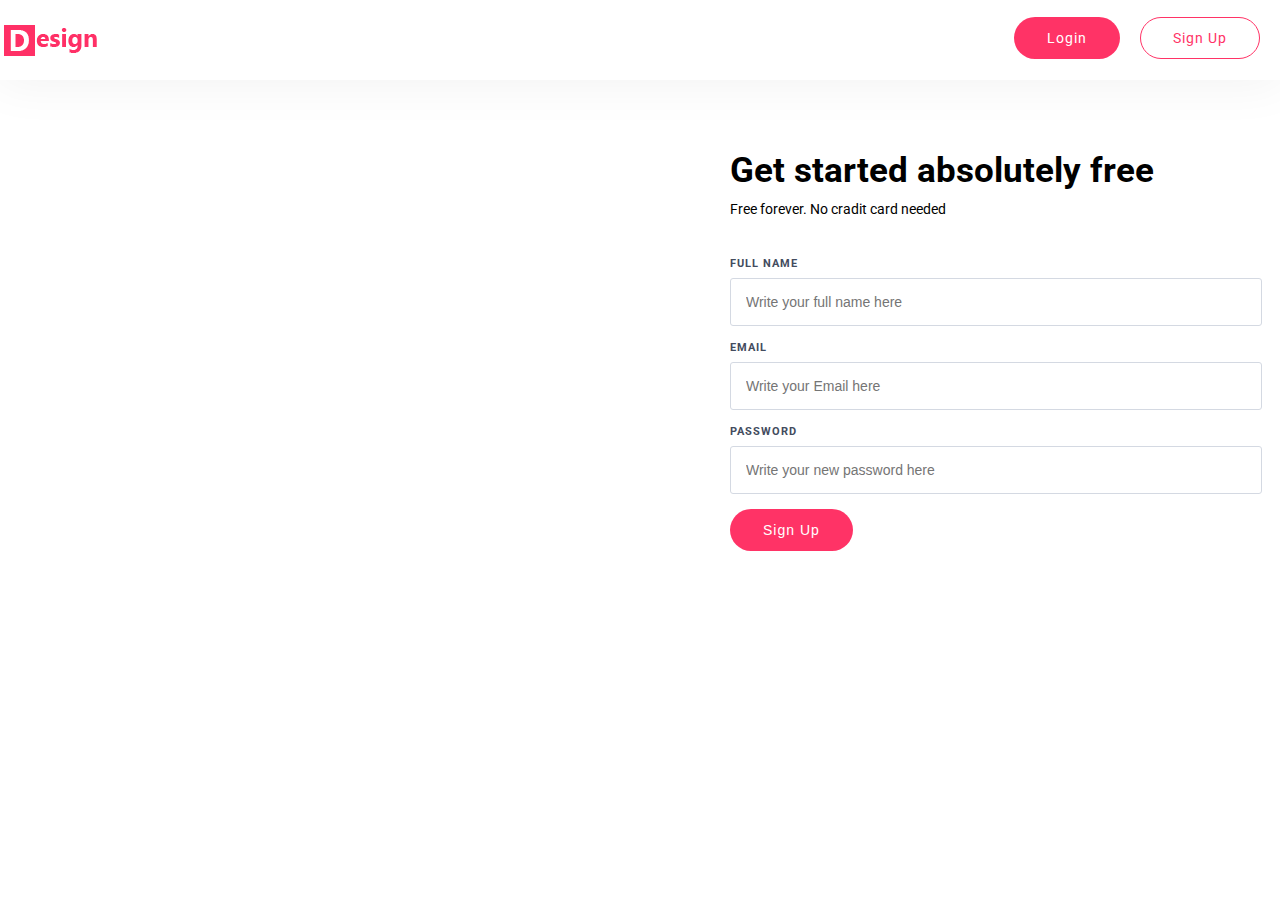
<file: index.html>
<!DOCTYPE html>
<html lang="en">
<head>
    <meta charset="UTF-8">
    <meta name="viewport" content="width=device-width, initial-scale=1.0">
    <link rel="stylesheet" href="assets/css/style.css">
    <link rel="preconnect" href="https://fonts.gstatic.com">
<link href="https://fonts.googleapis.com/css2?family=Roboto:wght@300;400;500;700&display=swap" rel="stylesheet">
    <title>Create new account</title>
</head>
<body>
    <!-- Open nav -->
    <nav id="nav">
        <ul class="left-ul">
            <li><a href=""><img class="logo" src="assets/images/logo.png" alt="Logo not found"></a></li>
        </ul>
        <div class="empty"></div>
        <ul class="right-ul">
            <li><a class="btn btn-sweet" href="login.html">Login</a></li>
            <li><a class="btn btn-outline" href="">Sign Up</a></li>
        </ul>
    </nav>
    <!-- Close nav -->

    <!-- Open form -->
    <section id="form">
        <!-- Open form-section -->
        <div class="form-section">
            <!-- Open form-header -->
            <div class="form--header">
                <h2>Get started absolutely free</h2>
                <p>Free forever. No cradit card needed</p>
            </div>
            <!-- Close form-header -->
            <!-- Open form-body -->
            <div class="form--body">
                <form action="">
                    <!-- Open Group -->
                    <div class="group">
                        <label for="name" class="form--label">Full Name</label>
                        <input type="text" name="" id="name" class="control" placeholder="Write your full name here">
                    </div>
                    <!-- Close Group -->
                     <!-- Open Group -->
                     <div class="group">
                        <label for="email" class="form--label">Email</label>
                        <input type="email" name="" id="email" class="control" placeholder="Write your Email here">
                    </div>
                    <!-- Close Group -->
                     <!-- Open Group -->
                     <div class="group">
                        <label for="password" class="form--label">Password</label>
                        <input type="password" name="" id="password" class="control" placeholder="Write your new password here">
                    </div>
                    <!-- Close Group -->
                    <!-- Open Group -->
                      <div class="group">
                        <input type="submit" name="" class="btn btn-sweet" value="Sign Up">
                    </div>
                    <!-- Close Group -->
                </form>
            </div>
            <!-- Open form-body -->
        </div>
        <!-- Close form-section -->
    </section>
    <!-- Close form -->
</body>
</html>
</file>
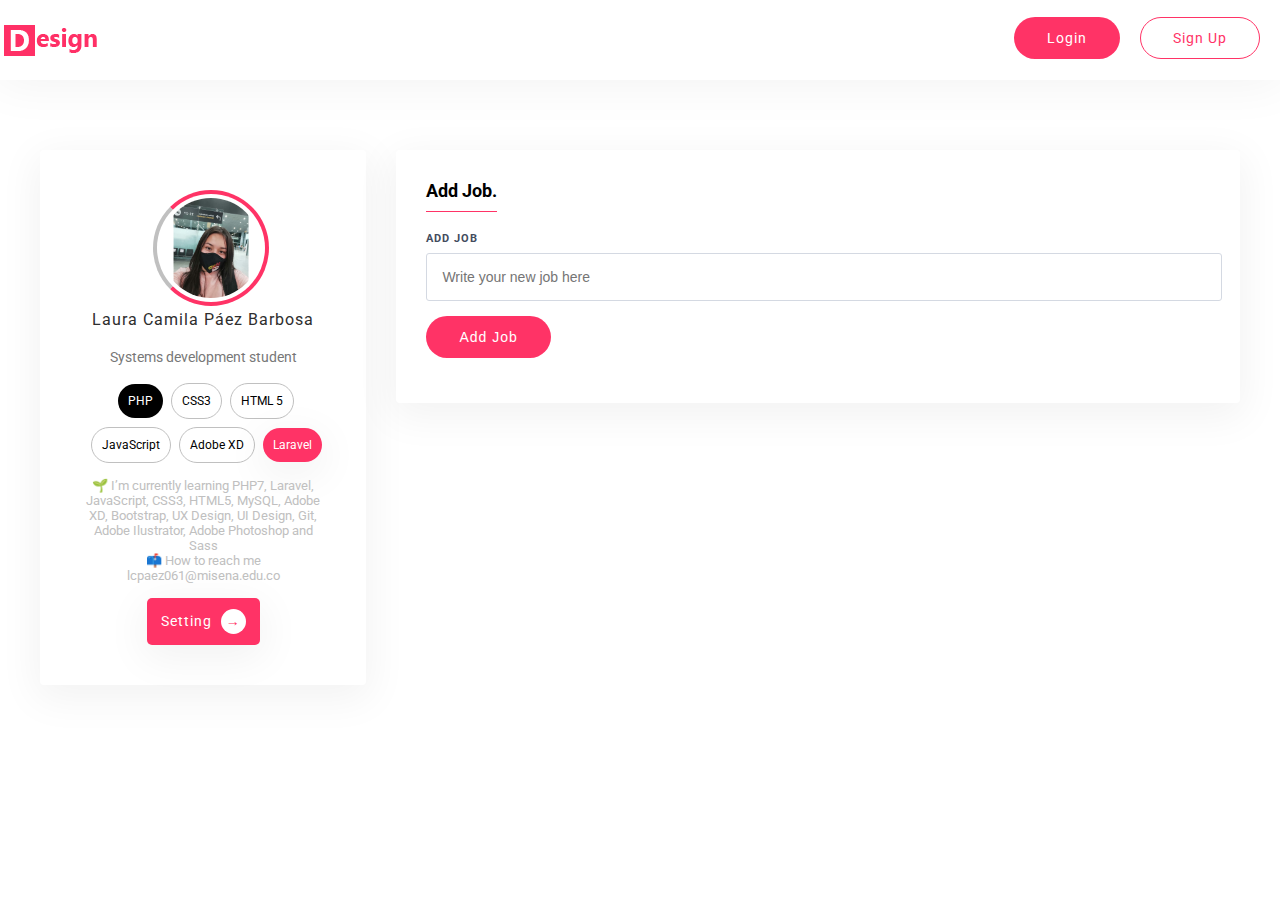
<file: addJob.html>
<!DOCTYPE html>
<html lang="en">
<head>
    <meta charset="UTF-8">
    <meta name="viewport" content="width=device-width, initial-scale=1.0">
    <link rel="stylesheet" href="assets/css/style.css">
    <link rel="preconnect" href="https://fonts.gstatic.com">
<link href="https://fonts.googleapis.com/css2?family=Roboto:wght@300;400;500;700&display=swap" rel="stylesheet">
    <title>Create new account</title>
</head>

<body>
        <!-- Open nav -->
        <nav id="nav">
            <ul class="left-ul">
                <li><a href=""><img class="logo" src="assets/images/logo.png" alt="Logo not found"></a></li>
            </ul>
            <div class="empty"></div>
            <ul class="right-ul">
                <li><a class="btn btn-sweet" href="login.html">Login</a></li>
                <li><a class="btn btn-outline" href="">Sign Up</a></li>
            </ul>
        </nav>
        <!-- Close nav -->

        <!-- Begin :: container -->
        <div class="container">
            <!-- Begin :: dashboard -->
            <div class="dashboard">
                <!-- Begin :: card -->
                <div class="card">
                    <!-- Begin :: card--image -->
                    <div class="card--image">
                        <img src="assets/images/2.jpg" alt="">
                    </div>
                    <!-- End :: card--image -->
                    <!-- Begin :: card--name -->
                    <div class="card--name">
                        <p>Laura Camila Páez Barbosa</p>
                    </div>
                    <!-- End :: card--name -->
                    <!-- Begin :: card--job -->
                    <div class="card--job">
                        <p>Systems development student</p>
                    </div>
                    <!-- End :: card--job -->
                    <!-- Begin :: card--skills -->
                    <div class="card--skills">
                        <span class="skill">PHP</span>
                        <span class="skill">CSS3</span>
                        <span class="skill">HTML 5</span>
                        <span class="skill">JavaScript</span>
                        <span class="skill">Adobe XD</span>
                        <span class="skill">Laravel</span>
                    </div>
                    <!-- End :: card--skills -->
                    <!-- Begin :: card--intro -->
                    <div class="card--intro">
                        <p>🌱 I’m currently learning PHP7, Laravel, JavaScript, CSS3, HTML5, MySQL, Adobe XD, Bootstrap, UX Design, UI Design, Git, Adobe Ilustrator, Adobe Photoshop and Sass</p>
                        <p>📫 How to reach me lcpaez061@misena.edu.co</p>
                    </div>
                    <!-- end :: card--intro -->
                    <!-- Begin :: card--setting -->
                    <div class="card--setting">
                        <a href="" class="btn btn-card">Setting <span class="icon">&rarr;</span></a>
                    </div>
                    <!-- end :: card--setting -->



                </div>
                <!-- end :: card -->
                <!-- Begin :: content -->
                <div class="content">
                    <!-- Begin :: content-section -->
                    <div class="content-section">
                        <h1 class="dashboard-heading">Add Job.</h1>
                            <div>
                                <!-- Open Group -->
                                <div class="group">
                                    <label for="job" class="form--label">Add Job</label>
                                    <input type="text" name="" id="job" class="control" placeholder="Write your new job here">
                                </div>
                                <!-- Close Group -->

                                <!-- Open Group -->
                                <div class="group">
                                    <input type="submit" name="" class="btn btn-sweet" value="Add Job">
                                </div>
                                <!-- Close Group -->
                            </div>
                    </div>
                    <!-- End :: content-section -->
                </div>
                <!-- End :: content -->
            </div>
            <!-- end :: dashboard -->
        </div>
        <!-- End :: container -->
</body>

</html>
</file>
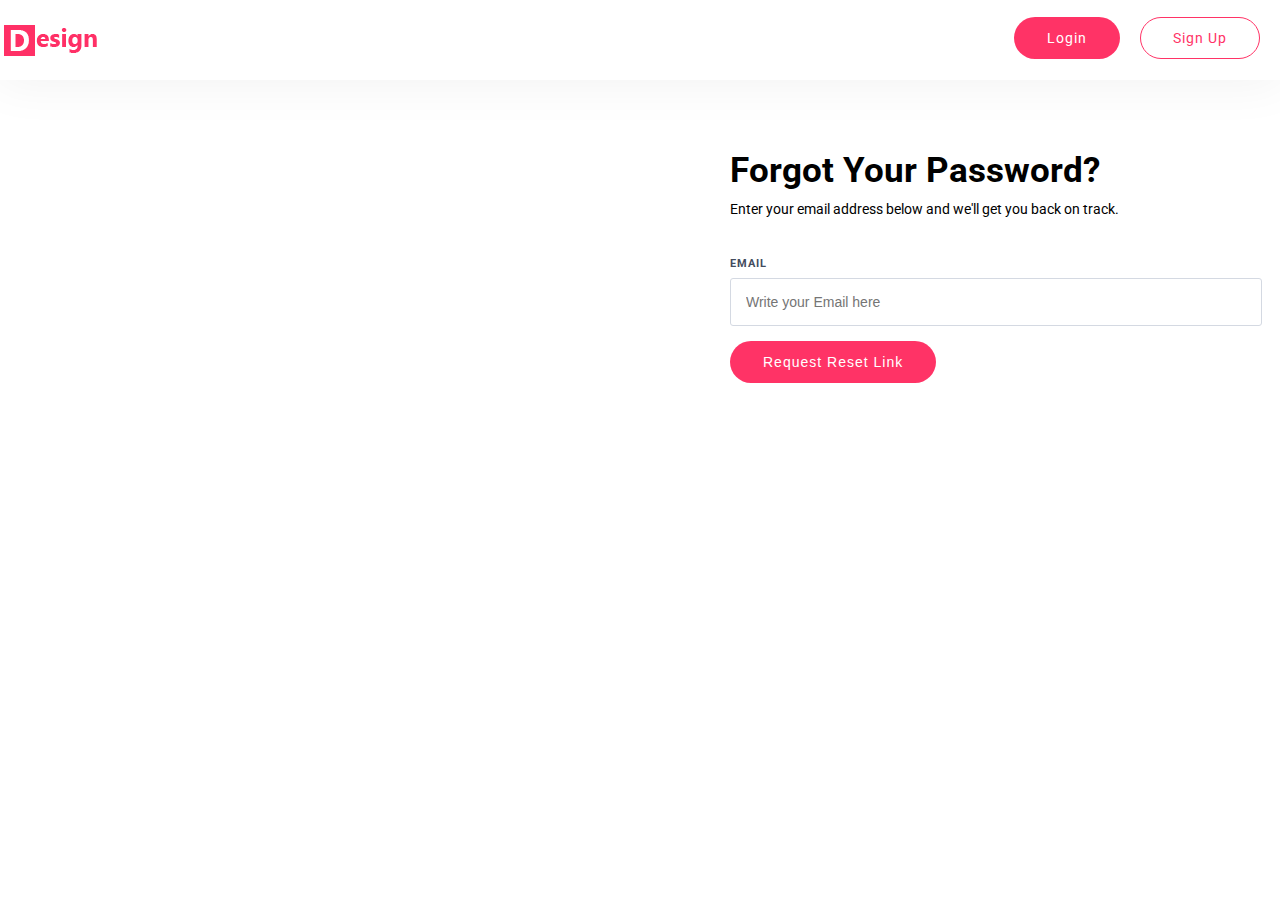
<file: forgotPassword.html>
<!DOCTYPE html>
<html lang="en">
<head>
    <meta charset="UTF-8">
    <meta name="viewport" content="width=device-width, initial-scale=1.0">
    <link rel="stylesheet" href="assets/css/style.css">
    <link rel="preconnect" href="https://fonts.gstatic.com">
<link href="https://fonts.googleapis.com/css2?family=Roboto:wght@300;400;500;700&display=swap" rel="stylesheet">
    <title>Reset Password</title>
</head>
<body>
    <!-- Open nav -->
    <nav id="nav">
        <ul class="left-ul">
            <li><a href=""><img class="logo" src="assets/images/logo.png" alt="Logo not found"></a></li>
        </ul>
        <div class="empty"></div>
        <ul class="right-ul">
            <li><a class="btn btn-sweet" href="">Login</a></li>
            <li><a class="btn btn-outline" href="">Sign Up</a></li>
        </ul>
    </nav>
    <!-- Close nav -->

    <!-- Open form -->
    <section id="form">
        <!-- Open form-section -->
        <div class="form-section">
            <!-- Open form-header -->
            <div class="form--header">
                <h2>Forgot Your Password?</h2>
                <p>Enter your email address below and we'll get you back on track.</p>
            </div>
            <!-- Close form-header -->
            <!-- Open form-body -->
            <div class="form--body">
                <form action="">    
                     <!-- Open Group -->
                     <div class="group">
                        <label for="email" class="form--label">Email</label>
                        <input type="email" name="" id="email" class="control" placeholder="Write your Email here">
                    </div>
                    <!-- Close Group -->
                     <!-- Open Group -->
                     <div class="group">
                        <!-- Open Group -->
                        <div class="group">
                        <input type="submit" name="" class="btn btn-sweet" value="Request Reset Link">
                        </div>
                        <!-- Close Group -->
                    </div>
                    <!-- Close Group -->
                </form>
            </div>
            <!-- Open form-body -->
        </div>
        <!-- Close form-section -->
    </section>
    <!-- Close form -->
</body>
</html>
</file>
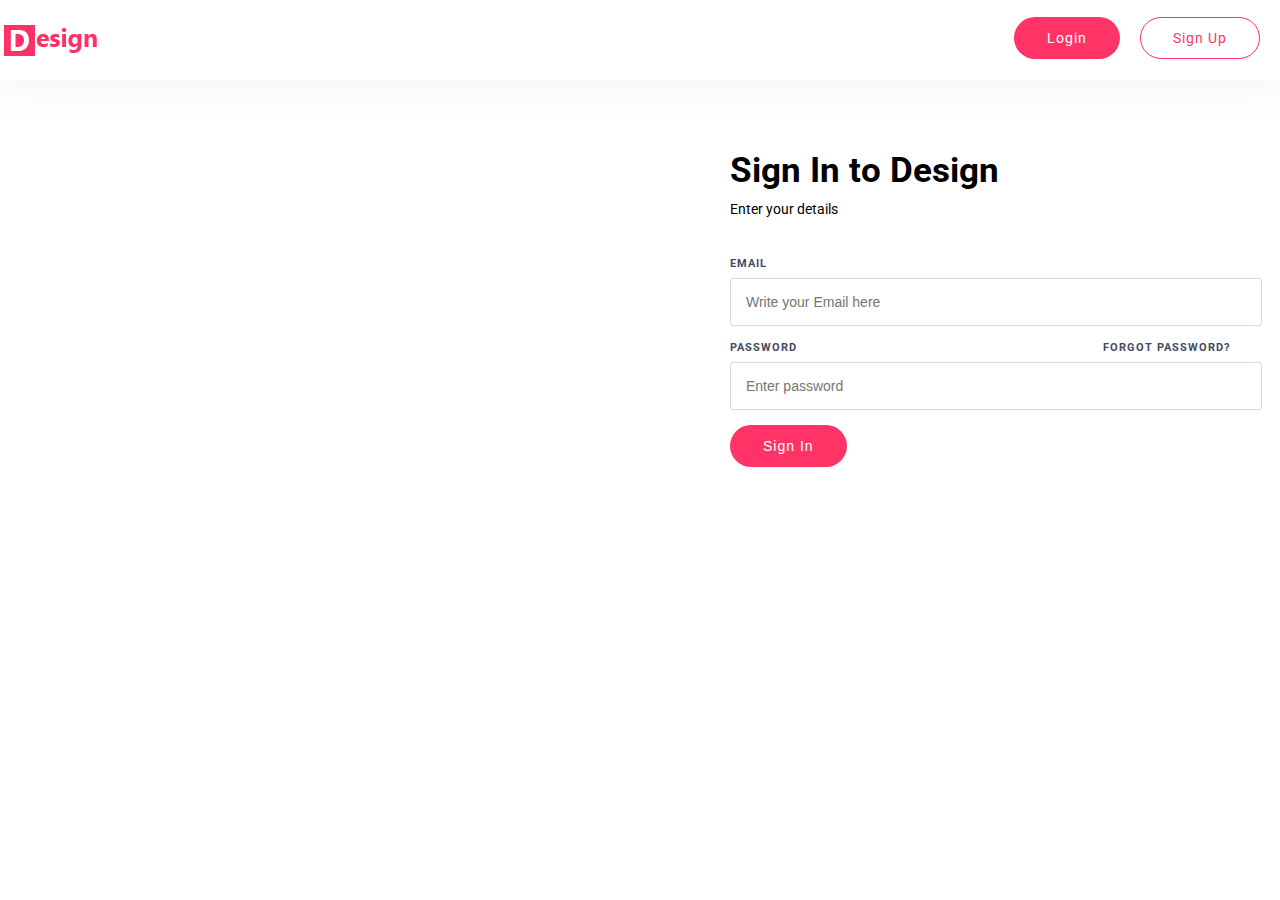
<file: login.html>
<!DOCTYPE html>
<html lang="en">
<head>
    <meta charset="UTF-8">
    <meta name="viewport" content="width=device-width, initial-scale=1.0">
    <link rel="stylesheet" href="assets/css/style.css">
    <link rel="preconnect" href="https://fonts.gstatic.com">
<link href="https://fonts.googleapis.com/css2?family=Roboto:wght@300;400;500;700&display=swap" rel="stylesheet">
    <title>Sign In</title>
</head>
<body>
    <!-- Open nav -->
    <nav id="nav">
        <ul class="left-ul">
            <li><a href=""><img class="logo" src="assets/images/logo.png" alt="Logo not found"></a></li>
        </ul>
        <div class="empty"></div>
        <ul class="right-ul">
            <li><a class="btn btn-sweet" href="">Login</a></li>
            <li><a class="btn btn-outline" href="">Sign Up</a></li>
        </ul>
    </nav>
    <!-- Close nav -->

    <!-- Open form -->
    <section id="form">
        <!-- Open form-section -->
        <div class="form-section">
            <!-- Open form-header -->
            <div class="form--header">
                <h2>Sign In to Design</h2>
                <p>Enter your details</p>
            </div>
            <!-- Close form-header -->
            <!-- Open form-body -->
            <div class="form--body">
                <form action="">    
                     <!-- Open Group -->
                     <div class="group">
                        <label for="email" class="form--label">Email</label>
                        <input type="email" name="" id="email" class="control" placeholder="Write your Email here">
                    </div>
                    <!-- Close Group -->
                     <!-- Open Group -->
                     <div class="group">
                        <label for="password" class="form--label">Password
                            <span class="forgotPassword">
                                <a href="">Forgot Password?</a>
                            </span>
                        </label>
                        <input type="password" name="" id="password" class="control" placeholder="Enter password">
                    </div>
                    <!-- Close Group -->
                      <!-- Open Group -->
                      <div class="group">
                        <input type="submit" name="" class="btn btn-sweet" value="Sign In">
                    </div>
                    <!-- Close Group -->
                </form>
            </div>
            <!-- Open form-body -->
        </div>
        <!-- Close form-section -->
    </section>
    <!-- Close form -->
</body>
</html>
</file>
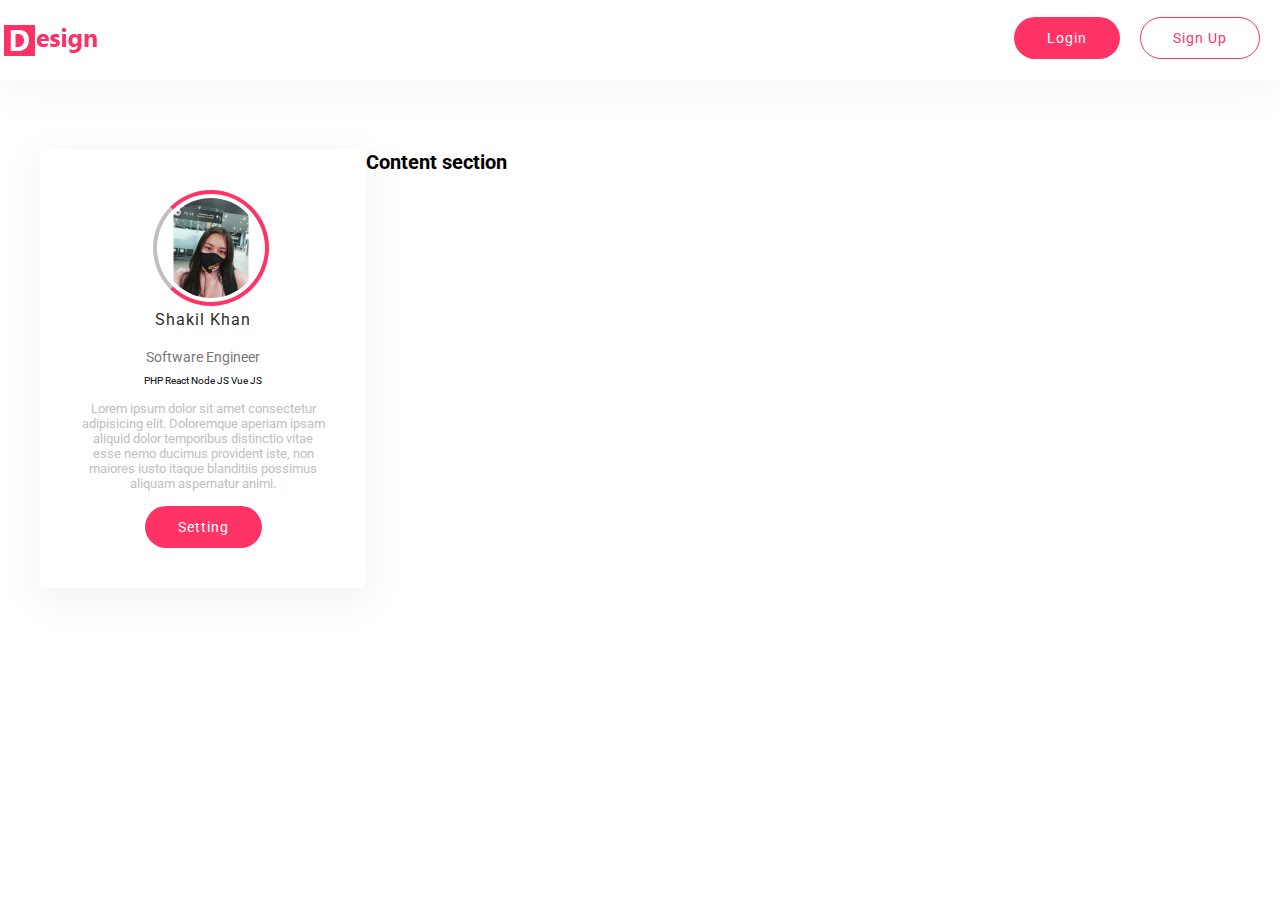
<file: profile.html>
<!DOCTYPE html>
<html lang="en">
<head>
    <meta charset="UTF-8">
    <meta name="viewport" content="width=device-width, initial-scale=1.0">
    <link rel="stylesheet" href="assets/css/style.css">
    <link rel="preconnect" href="https://fonts.gstatic.com">
<link href="https://fonts.googleapis.com/css2?family=Roboto:wght@300;400;500;700&display=swap" rel="stylesheet">
    <title>Create new account</title>
</head>

<body>
        <!-- Open nav -->
        <nav id="nav">
            <ul class="left-ul">
                <li><a href=""><img class="logo" src="assets/images/logo.png" alt="Logo not found"></a></li>
            </ul>
            <div class="empty"></div>
            <ul class="right-ul">
                <li><a class="btn btn-sweet" href="login.html">Login</a></li>
                <li><a class="btn btn-outline" href="">Sign Up</a></li>
            </ul>
        </nav>
        <!-- Close nav -->

        <!-- Begin :: container -->
        <div class="container">
            <!-- Begin :: dashboard -->
            <div class="dashboard">
                <!-- Begin :: card -->
                <div class="card">
                    <!-- Begin :: card--image -->
                    <div class="card--image">
                        <img src="assets/images/2.jpg" alt="">
                    </div>
                    <!-- End :: card--image -->
                    <!-- Begin :: card--name -->
                    <div class="card--name">
                        <p>Shakil Khan</p>
                    </div>
                    <!-- End :: card--name -->
                    <!-- Begin :: card--job -->
                    <div class="card--job">
                        <p>Software Engineer</p>
                    </div>
                    <!-- End :: card--job -->
                    <!-- Begin :: card--skills -->
                    <div class="card--skills">
                        <span>PHP</span>
                        <span>React</span>
                        <span>Node JS</span>
                        <span>Vue JS</span>
                    </div>
                    <!-- End :: card--skills -->
                    <!-- Begin :: card--intro -->
                    <div class="card--intro">
                        <p>Lorem ipsum dolor sit amet consectetur adipisicing elit. Doloremque aperiam ipsam aliquid dolor temporibus distinctio vitae esse nemo ducimus provident iste, non maiores iusto itaque blanditiis possimus aliquam aspernatur animi.</p>
                    </div>
                    <!-- end :: card--intro -->
                    <!-- Begin :: card--setting -->
                    <div class="card--setting">
                        <a href="" class="btn btn-sweet">Setting</a>
                    </div>
                    <!-- end :: card--setting -->



                </div>
                <!-- end :: card -->
                <!-- Begin :: content -->
                <div class="content">
                    <h1>Content section</h1>
                </div>
                <!-- End :: dashboard -->
            </div>
            <!-- end :: dashboard -->
        </div>
        <!-- End :: container -->
</body>

</html>
</file>
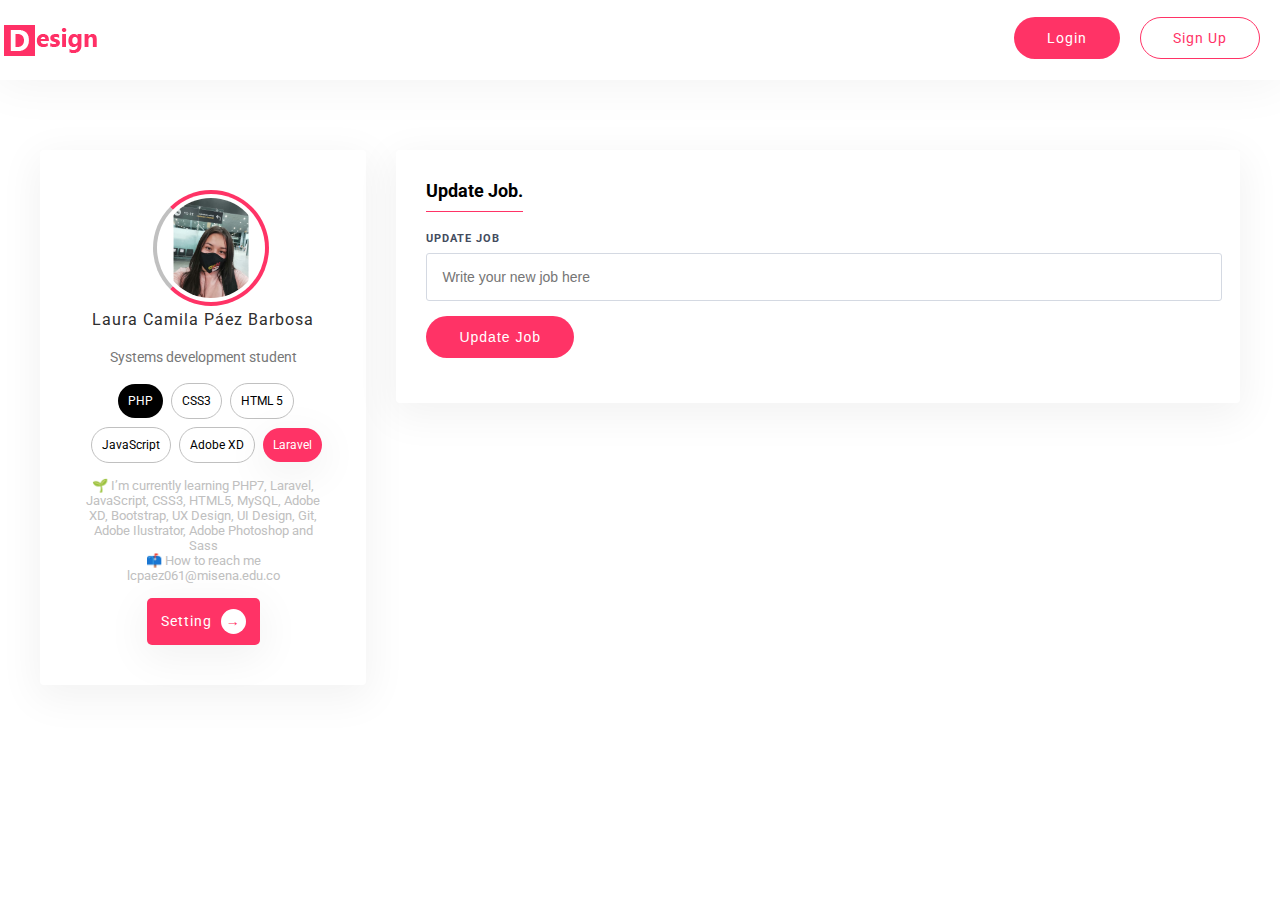
<file: updateJob.html>
<!DOCTYPE html>
<html lang="en">
<head>
    <meta charset="UTF-8">
    <meta name="viewport" content="width=device-width, initial-scale=1.0">
    <link rel="stylesheet" href="assets/css/style.css">
    <link rel="preconnect" href="https://fonts.gstatic.com">
<link href="https://fonts.googleapis.com/css2?family=Roboto:wght@300;400;500;700&display=swap" rel="stylesheet">
    <title>Create new account</title>
</head>

<body>
        <!-- Open nav -->
        <nav id="nav">
            <ul class="left-ul">
                <li><a href=""><img class="logo" src="assets/images/logo.png" alt="Logo not found"></a></li>
            </ul>
            <div class="empty"></div>
            <ul class="right-ul">
                <li><a class="btn btn-sweet" href="login.html">Login</a></li>
                <li><a class="btn btn-outline" href="">Sign Up</a></li>
            </ul>
        </nav>
        <!-- Close nav -->

        <!-- Begin :: container -->
        <div class="container">
            <!-- Begin :: dashboard -->
            <div class="dashboard">
                <!-- Begin :: card -->
                <div class="card">
                    <!-- Begin :: card--image -->
                    <div class="card--image">
                        <img src="assets/images/2.jpg" alt="">
                    </div>
                    <!-- End :: card--image -->
                    <!-- Begin :: card--name -->
                    <div class="card--name">
                        <p>Laura Camila Páez Barbosa</p>
                    </div>
                    <!-- End :: card--name -->
                    <!-- Begin :: card--job -->
                    <div class="card--job">
                        <p>Systems development student</p>
                    </div>
                    <!-- End :: card--job -->
                    <!-- Begin :: card--skills -->
                    <div class="card--skills">
                        <span class="skill">PHP</span>
                        <span class="skill">CSS3</span>
                        <span class="skill">HTML 5</span>
                        <span class="skill">JavaScript</span>
                        <span class="skill">Adobe XD</span>
                        <span class="skill">Laravel</span>
                    </div>
                    <!-- End :: card--skills -->
                    <!-- Begin :: card--intro -->
                    <div class="card--intro">
                        <p>🌱 I’m currently learning PHP7, Laravel, JavaScript, CSS3, HTML5, MySQL, Adobe XD, Bootstrap, UX Design, UI Design, Git, Adobe Ilustrator, Adobe Photoshop and Sass</p>
                        <p>📫 How to reach me lcpaez061@misena.edu.co</p>
                    </div>
                    <!-- end :: card--intro -->
                    <!-- Begin :: card--setting -->
                    <div class="card--setting">
                        <a href="" class="btn btn-card">Setting <span class="icon">&rarr;</span></a>
                    </div>
                    <!-- end :: card--setting -->



                </div>
                <!-- end :: card -->
                <!-- Begin :: content -->
                <div class="content">
                    <!-- Begin :: content-section -->
                    <div class="content-section">
                        <h1 class="dashboard-heading">Update Job.</h1>
                            <div>
                                <!-- Open Group -->
                                <div class="group">
                                    <label for="job" class="form--label">Update Job</label>
                                    <input type="text" name="" id="job" class="control" placeholder="Write your new job here">
                                </div>
                                <!-- Close Group -->

                                <!-- Open Group -->
                                <div class="group">
                                    <input type="submit" name="" class="btn btn-sweet" value="Update Job">
                                </div>
                                <!-- Close Group -->
                            </div>
                    </div>
                    <!-- End :: content-section -->
                </div>
                <!-- End :: content -->
            </div>
            <!-- end :: dashboard -->
        </div>
        <!-- End :: container -->
</body>

</html>
</file>
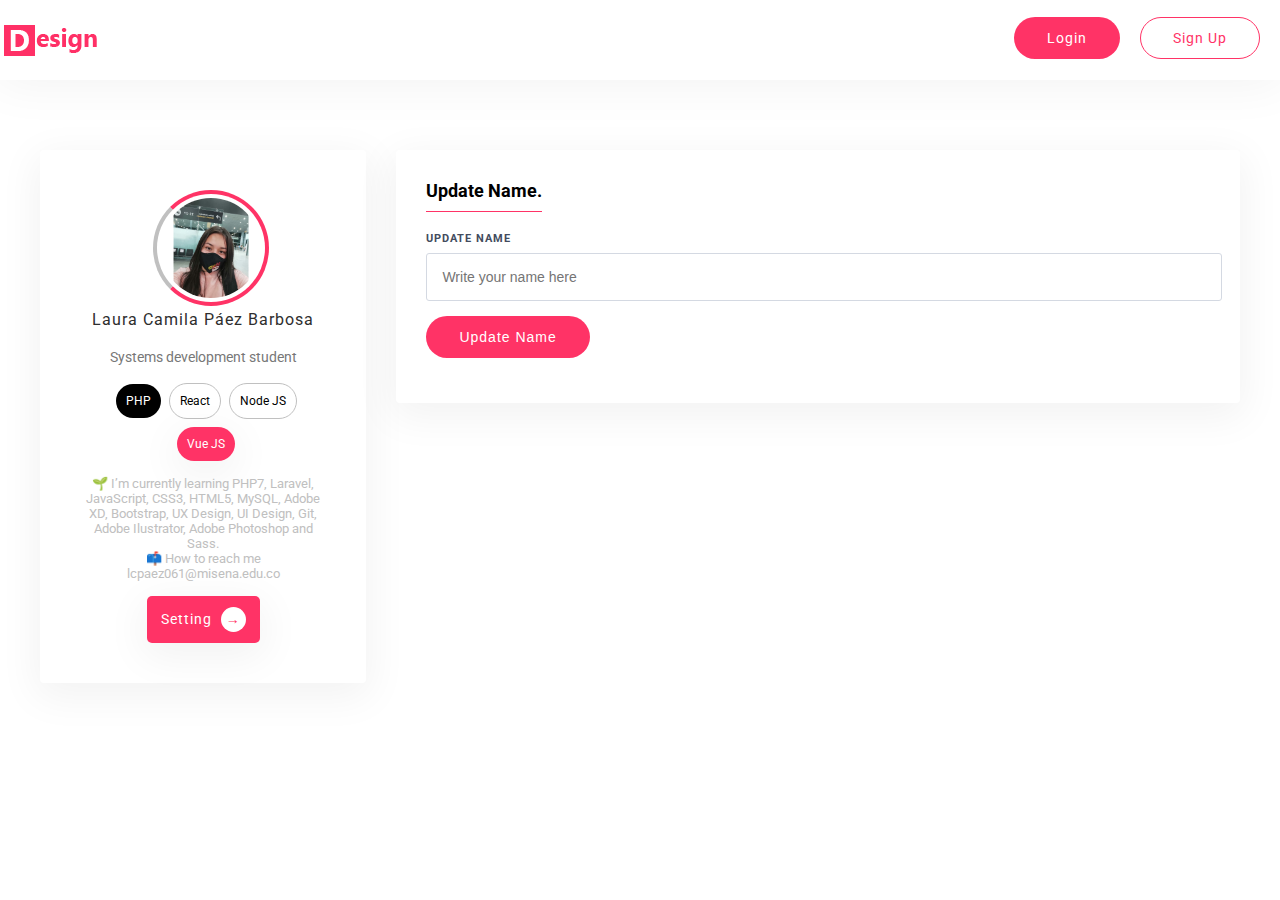
<file: updateName.html>
<!DOCTYPE html>
<html lang="en">
<head>
    <meta charset="UTF-8">
    <meta name="viewport" content="width=device-width, initial-scale=1.0">
    <link rel="stylesheet" href="assets/css/style.css">
    <link rel="preconnect" href="https://fonts.gstatic.com">
<link href="https://fonts.googleapis.com/css2?family=Roboto:wght@300;400;500;700&display=swap" rel="stylesheet">
    <title>Create new account</title>
</head>

<body>
        <!-- Open nav -->
        <nav id="nav">
            <ul class="left-ul">
                <li><a href=""><img class="logo" src="assets/images/logo.png" alt="Logo not found"></a></li>
            </ul>
            <div class="empty"></div>
            <ul class="right-ul">
                <li><a class="btn btn-sweet" href="login.html">Login</a></li>
                <li><a class="btn btn-outline" href="">Sign Up</a></li>
            </ul>
        </nav>
        <!-- Close nav -->

        <!-- Begin :: container -->
        <div class="container">
            <!-- Begin :: dashboard -->
            <div class="dashboard">
                <!-- Begin :: card -->
                <div class="card">
                    <!-- Begin :: card--image -->
                    <div class="card--image">
                        <img src="assets/images/2.jpg" alt="">
                    </div>
                    <!-- End :: card--image -->
                    <!-- Begin :: card--name -->
                    <div class="card--name">
                        <p>Laura Camila Páez Barbosa</p>
                    </div>
                    <!-- End :: card--name -->
                    <!-- Begin :: card--job -->
                    <div class="card--job">
                        <p>Systems development student</p>
                    </div>
                    <!-- End :: card--job -->
                    <!-- Begin :: card--skills -->
                    <div class="card--skills">
                        <span class="skill">PHP</span>
                        <span class="skill">React</span>
                        <span class="skill">Node JS</span>
                        <span class="skill">Vue JS</span>
                    </div>
                    <!-- End :: card--skills -->
                    <!-- Begin :: card--intro -->
                    <div class="card--intro">
                        <p>🌱 I’m currently learning PHP7, Laravel, JavaScript, CSS3, HTML5, MySQL, Adobe XD, Bootstrap, UX Design, UI Design, Git, Adobe Ilustrator, Adobe Photoshop and Sass.</p>
                        <p>📫 How to reach me lcpaez061@misena.edu.co</p>
                    </div>
                    <!-- end :: card--intro -->
                    <!-- Begin :: card--setting -->
                    <div class="card--setting">
                        <a href="" class="btn btn-card">Setting <span class="icon">&rarr;</span></a>
                    </div>
                    <!-- end :: card--setting -->



                </div>
                <!-- end :: card -->
                <!-- Begin :: content -->
                <div class="content">
                    <!-- Begin :: content-section -->
                    <div class="content-section">
                        <h1 class="dashboard-heading">Update Name.</h1>
                            <div>
                                <!-- Open Group -->
                                <div class="group">
                                    <label for="name" class="form--label">Update Name</label>
                                    <input type="text" name="" id="name" class="control" placeholder="Write your name here">
                                </div>
                                <!-- Close Group -->

                                <!-- Open Group -->
                                <div class="group">
                                    <input type="submit" name="" class="btn btn-sweet" value="Update Name">
                                </div>
                                <!-- Close Group -->
                            </div>
                    </div>
                    <!-- End :: content-section -->
                </div>
                <!-- End :: content -->
            </div>
            <!-- end :: dashboard -->
        </div>
        <!-- End :: container -->
</body>

</html>
</file>
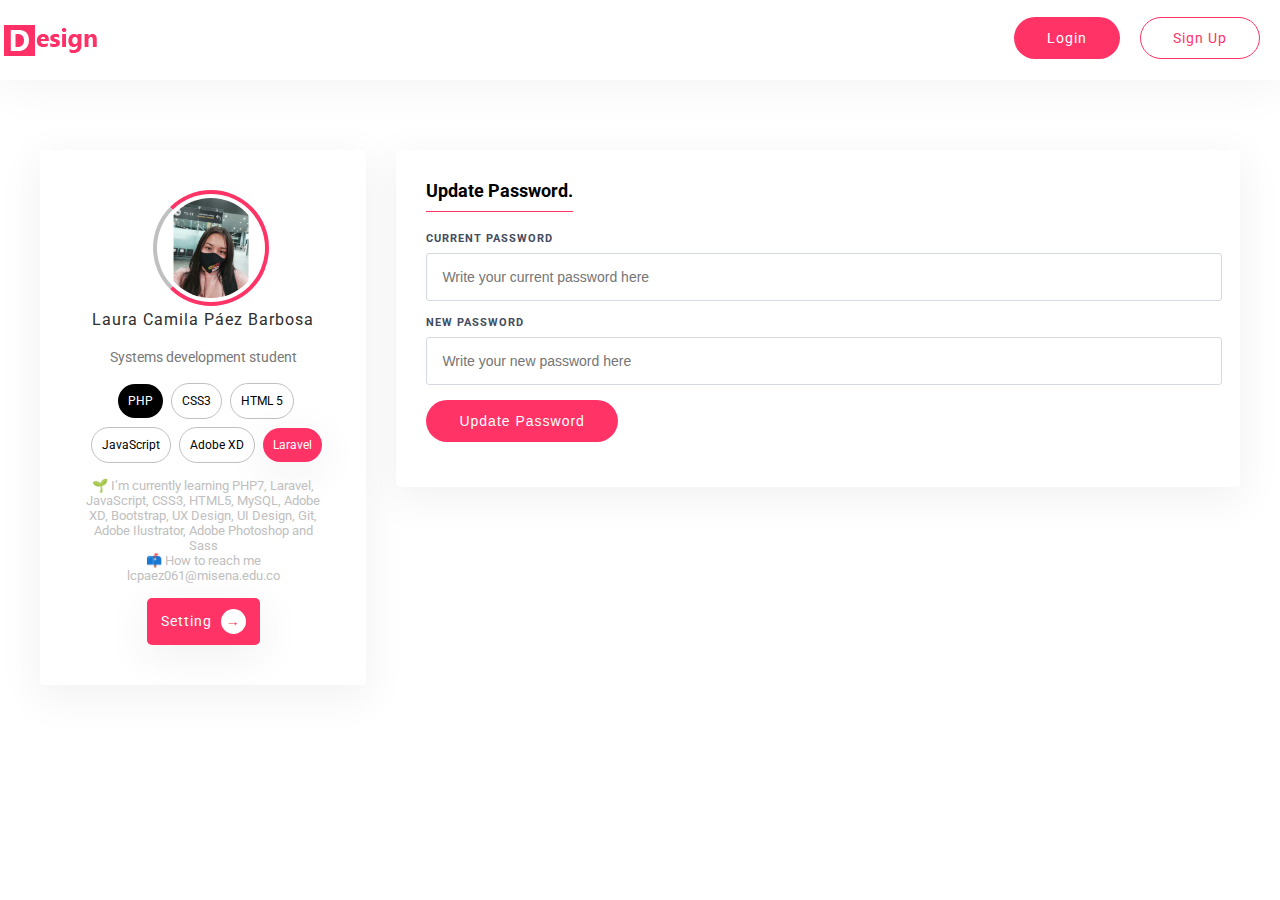
<file: updatePassword.html>
<!DOCTYPE html>
<html lang="en">
<head>
    <meta charset="UTF-8">
    <meta name="viewport" content="width=device-width, initial-scale=1.0">
    <link rel="stylesheet" href="assets/css/style.css">
    <link rel="preconnect" href="https://fonts.gstatic.com">
<link href="https://fonts.googleapis.com/css2?family=Roboto:wght@300;400;500;700&display=swap" rel="stylesheet">
    <title>Create new account</title>
</head>

<body>
        <!-- Open nav -->
        <nav id="nav">
            <ul class="left-ul">
                <li><a href=""><img class="logo" src="assets/images/logo.png" alt="Logo not found"></a></li>
            </ul>
            <div class="empty"></div>
            <ul class="right-ul">
                <li><a class="btn btn-sweet" href="login.html">Login</a></li>
                <li><a class="btn btn-outline" href="">Sign Up</a></li>
            </ul>
        </nav>
        <!-- Close nav -->

        <!-- Begin :: container -->
        <div class="container">
            <!-- Begin :: dashboard -->
            <div class="dashboard">
                <!-- Begin :: card -->
                <div class="card">
                    <!-- Begin :: card--image -->
                    <div class="card--image">
                        <img src="assets/images/2.jpg" alt="">
                    </div>
                    <!-- End :: card--image -->
                    <!-- Begin :: card--name -->
                    <div class="card--name">
                        <p>Laura Camila Páez Barbosa</p>
                    </div>
                    <!-- End :: card--name -->
                    <!-- Begin :: card--job -->
                    <div class="card--job">
                        <p>Systems development student</p>
                    </div>
                    <!-- End :: card--job -->
                    <!-- Begin :: card--skills -->
                    <div class="card--skills">
                        <span class="skill">PHP</span>
                        <span class="skill">CSS3</span>
                        <span class="skill">HTML 5</span>
                        <span class="skill">JavaScript</span>
                        <span class="skill">Adobe XD</span>
                        <span class="skill">Laravel</span>
                    </div>
                    <!-- End :: card--skills -->
                    <!-- Begin :: card--intro -->
                    <div class="card--intro">
                        <p>🌱 I’m currently learning PHP7, Laravel, JavaScript, CSS3, HTML5, MySQL, Adobe XD, Bootstrap, UX Design, UI Design, Git, Adobe Ilustrator, Adobe Photoshop and Sass</p>
                        <p>📫 How to reach me lcpaez061@misena.edu.co</p>
                    </div>
                    <!-- end :: card--intro -->
                    <!-- Begin :: card--setting -->
                    <div class="card--setting">
                        <a href="" class="btn btn-card">Setting <span class="icon">&rarr;</span></a>
                    </div>
                    <!-- end :: card--setting -->



                </div>
                <!-- end :: card -->
                <!-- Begin :: content -->
                <div class="content">
                    <!-- Begin :: content-section -->
                    <div class="content-section">
                        <h1 class="dashboard-heading">Update Password.</h1>
                            <div>
                                <!-- Open Group -->
                                <div class="group">
                                    <label for="cpassword" class="form--label">Current Password</label>
                                    <input type="password" name="" id="cpassword" class="control" placeholder="Write your current password here">
                                </div>
                                <!-- Close Group -->

                                <!-- Open Group -->
                                <div class="group">
                                    <label for="npassword" class="form--label">New Password</label>
                                    <input type="password" name="" id="npassword" class="control" placeholder="Write your new password here">
                                </div>
                                <!-- Close Group -->

                                <!-- Open Group -->
                                <div class="group">
                                    <input type="submit" name="" class="btn btn-sweet" value="Update Password">
                                </div>
                                <!-- Close Group -->
                            </div>
                    </div>
                    <!-- End :: content-section -->
                </div>
                <!-- End :: content -->
            </div>
            <!-- end :: dashboard -->
        </div>
        <!-- End :: container -->
</body>

</html>
</file>
<file: assets/css/style.css>
/* ======
    Styles
====== */

* {
    margin: 0;
    padding: 0;
    box-sizing: 0;
}

/* ======
    CSS Variables
====== */

/* Aquí podemos declarar variables que se pueden usar más adelante, esta es una PSEUDO-CLASE :root, sirve para aplicarlas globalmente al documento HTML */
:root{
    /* Para declarar las variables se usa un nombre que comience con dos guíones y un valor valido de css, ejemplo:
        :root{
            --nombre-de-la-variable: valor
        }

        nota: Son case sensitives --nombre-de-la-variable no es igual a --Nombre-de-la-variable
    */

    --colorWhite: #ffffff;
    --colorBlack: #000000;
    --colorMain: #f36;
    --colorBlackLight: #2e2e2e;
}

html{
    font-size: 10px;
}

body{
    /* Para usar una variable se usa el nombre de la propiedad en este caso background y para darle un valor a la propiedad usamos la palabra reservada var abrimos parentesis y escribimos --nombre-de-la-variable, así */
    /*background: var(--blueColor) ;*/
    font-family: 'Roboto', sans-serif;
    font-weight: 400;
}
/* Start nav */
nav#nav{
    width: 100%;
    height: 8rem;
    line-height: 8rem;
    background: var(--colorWhite);
    display: flex;
    box-shadow: 0 0 5rem .5rem rgba(0, 0, 0, .05);
}
/* Resposive */
@media(max-width: 768px){
    nav#nav{
        flex-direction: column;
        height: auto;
    }
}

.left-ul li{
    list-style: none;
}

.logo{
    display: inline-block;
    vertical-align: middle;
}

.right-ul{
    display: flex;
}

.right-ul li{
    list-style: none;
}

.right-ul li a{
    text-decoration: none;
    margin-right: 2rem;
}

.empty{
    margin: 0 auto;
}

/* btns */
.btn{
    display: inline-block;
    color: var(--colorWhite);
    cursor: pointer;
    font-weight: 400;
    font-size: 1.4rem;
    line-height: 0;
    text-decoration: none;
    border: 1px solid transparent;
    border-radius: 3rem;
    outline: none;
    padding: 2rem 3.2rem;
    letter-spacing: 1px;
}

.btn-sweet{
    background: var(--colorMain);
}

.btn-outline{
    border-color: var(--colorMain);
    color: var(--colorMain);
}
/* End nav */

/* Start Form Sign Up */

#form{
    margin: 7rem 5rem;
    display: flex;
    justify-content: flex-end;
}

.form-section{
    width: 50rem;
}

@media(max-width:768px){
    .form-section{
        width: 100%;
    }
}

.form--header{
    margin-bottom: 4rem;
}

.form--header h2{
    font-size: 3.5rem;
}

.form--header p{
    font-size: 1.4rem;
    margin-top: 1rem;
}

/* Responsive */
@media(max-width:768px){
    .form--header h2{
        font-size: 2.5rem;
    }
}
.group{
    margin-bottom: 1.5rem;
}

.form--label {
    display: block;
    font-weight: 700;
    font-size: 1.1rem;
    color: #434C5E;
    margin-bottom: .8rem;
    letter-spacing: 1px;
    position: relative;
    text-transform: uppercase;
}
/* Begin :: Login form */
.forgotPassword{
    position: absolute;
    /* top: 0; 
    en este caso como el elemento dentro de la clase tiene la posición absoluta (position: absolute;), el valor de top determina la distancia entre el borde superior del elemento y el borde superior del bloque que lo contiene
    */
    top: 0;
    right: 0;
}

.forgotPassword a{
    text-decoration: none;
    font-weight: 700;
    text-transform: uppercase;
    font-size: 1.1rem;
    color: #434c5e;
}

/* End :: Login form */

.control{
    width: 100%;
    display: block;
    padding: 1.5rem;
    border-radius: 3px;
    border: 1px solid #D4D9E2;
    font-size: 1.4rem;
    color: #596377;
    outline: none;
}

/* End Form Sign Up */

/* Begin :: Dashboard */

/* Begin :: Profile */
.container{
    margin: 0 4rem;
}

.dashboard{
    margin: 7rem 0;
    display: flex;
    width: 100%;
}

.card{
    width: 22%;
    background: var(--colorWhite);
    box-shadow: 0 1rem 4rem .5rem rgba(0, 0, 0, .05);
    padding: 4rem;
    text-align: center;
    border-radius: .4rem;
}

.card--image{
    width: 10rem;
    height: 10rem;
    margin: 0 auto;
}

.card--image img{
    width: 10rem;
    height: 10rem;
    border-radius: 50%;
    border-top: 4px solid var(--colorMain);
    border-right: 4px solid var(--colorMain);
    border-bottom: 4px solid var(--colorMain);
    border-left: 4px solid silver;
    padding: .4rem;
}

.card--name{
    margin: 2rem 0;
    font-size: 1.6rem;
    color: var(--colorBlackLight);
    font-weight: 400;
    letter-spacing: 1px;
}

.card--job{
    color: #777;
    font-size: 1.4rem;
}

.card--skills{
    margin: 1rem 0;
}

.skill{
    display: inline-block;
    padding: 1rem;
    border: 1px solid silver;
    border-radius: 3rem;
    font-size: 1.2rem;
    font-weight: 400;
    margin-left: .6rem;
    margin-top: .8rem;
}

/* La pseudo-clase :first-child de CSS representa el primer elemento entre un grupo de elementos hermanos. */
.skill:first-child {
    background: var(--colorBlack);
    border: none;
    color: var(--colorWhite);
    box-shadow: rgba(0, 0, 0, .05);
}

/* La pseudo-clase :last-child de CSS representa el último elemento entre un grupo de elementos hermanos. */
.skill:last-child{
    background: var(--colorMain);
    border: none;
    color: var(--colorWhite);
    box-shadow: 0 1rem 4rem .5rem rgba(0, 0, 0, .05);
}

.card--intro{
    font-size: 1.3rem;
    color: silver;
    margin: 1.5rem 0 1.5rem 0;
}
/* End :: Profile */

/* Begin :: content */
.content {
    width: 78%;
}

.content-section{
    background-color: var(--colorWhite);
    margin-left: 3rem;
    padding: 3rem 5rem 3rem 3rem;
    border-radius: .4rem;
    box-shadow: 0 1rem 4rem .5rem rgba(0, 0, 0, .05);
    font-size: 1.3rem;
}

.dashboard-heading{
    font-size: 1.8rem;
    display: inline-block;
    margin-bottom: 2rem;
    border-bottom: .1rem solid var(--colorMain);
    padding-bottom: 1rem;
}

.btn-white{
    display: inline-block;
    padding: 1rem 1.3rem;
    background-color: var(--colorWhite);
    border-radius: 0;
    color: var(--colorBlackLight);
    text-decoration: none;
    box-shadow: 0 1rem 4rem .5rem rgba(0, 0, 0, .05);
}

.btn-white.icon{
    width: 2.5rem;
    height: 2.5rem;
    line-height: 2.5rem;
    display: inline-block;
    background: var(--colorMain);
    border-radius: 50%;
    text-align: center;
    color: var(--colorWhite);
    margin-left: .5rem;    
}

.btn-card{
    display: inline-block;
    padding: 1rem 1.3rem;
    background-color: var(--colorMain);
    border-radius: .5rem;
    color: var(--colorWhite);
    text-decoration: none;
    box-shadow: 0 1rem 4rem .5rem rgba(0, 0, 0, .05);
}

.btn-card .icon{
    width: 2.5rem;
    height: 2.5rem;
    line-height: 2.5rem;
    display: inline-block;
    background: var(--colorWhite);
    border-radius: 50%;
    text-align: center;
    color: var(--colorMain);
    margin-left: .5rem;    
}

.btn-section{
    margin-left: 1rem;
}

/* End :: content */

/* End :: Dashboard */
</file>
